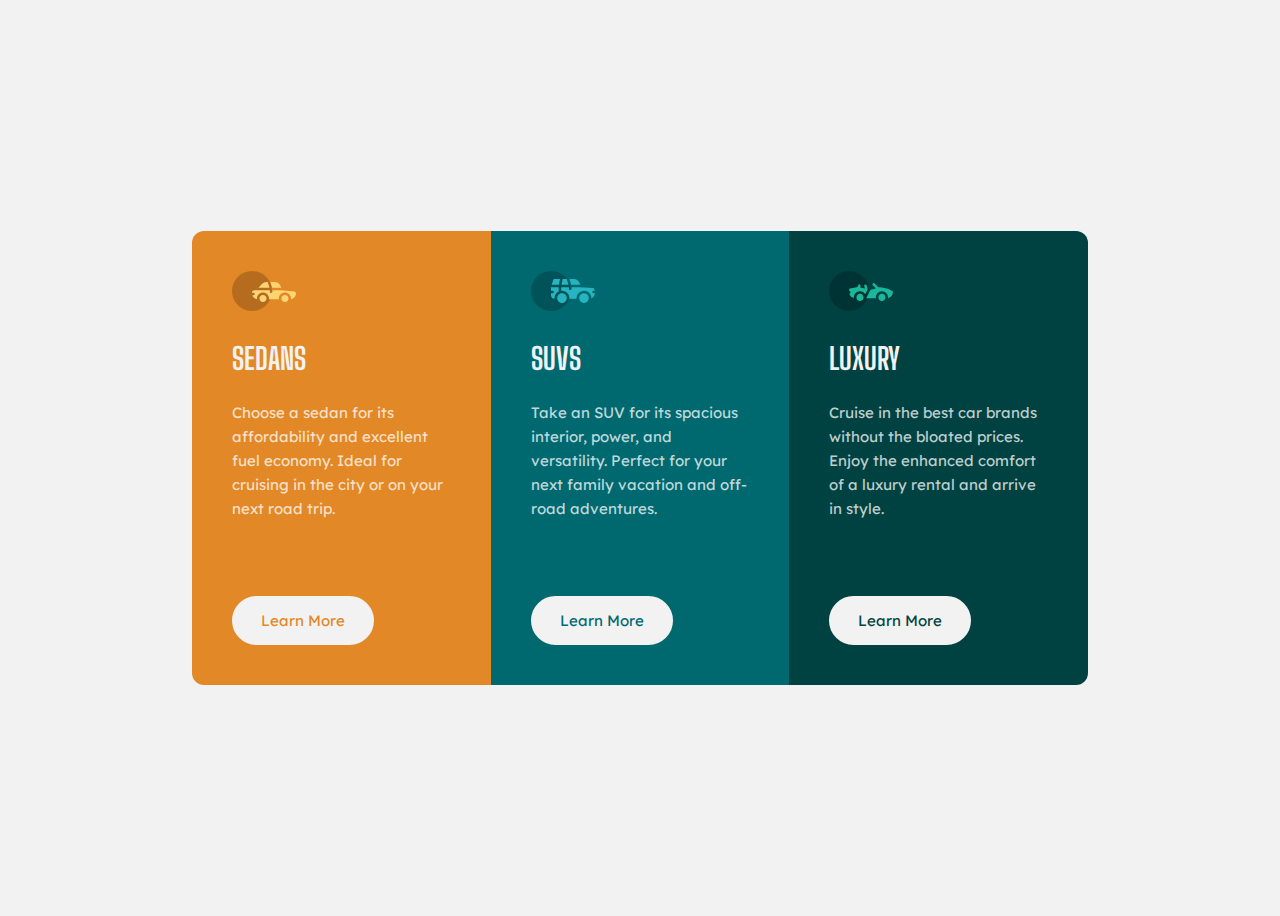
<file: 3-column-preview-card-component-main/index.html>
<!DOCTYPE html>
<html lang="en">
	<head>
		<meta charset="UTF-8" />
		<meta name="viewport" content="width=device-width, initial-scale=1.0" />
		<!-- displays site properly based on user's device -->

		<link rel="icon" type="image/png" sizes="32x32" href="./images/favicon-32x32.png" />
		<link rel="stylesheet" href="style.css" />

		<title>Frontend Mentor | 3-column preview card component</title>
	</head>
	<body>
		<main>
			<div class="container">
				<div class="wrapper">
					<div class="box box1">
						<img src="images/icon-sedans.svg" alt="" />
						<h2>Sedans</h2>
						<p>Choose a sedan for its affordability and excellent fuel economy. Ideal for cruising in the city or on your next road trip.</p>
						<a href="#">Learn More</a>
					</div>
					<div class="box box2">
						<img src="images/icon-suvs.svg" alt="" />
						<h2>SUVs</h2>
						<p>Take an SUV for its spacious interior, power, and versatility. Perfect for your next family vacation and off-road adventures.</p>
						<a href="#">Learn More</a>
					</div>
					<div class="box box3">
						<img src="images/icon-luxury.svg" alt="" />
						<h2>Luxury</h2>
						<p>Cruise in the best car brands without the bloated prices. Enjoy the enhanced comfort of a luxury rental and arrive in style.</p>
						<a href="#">Learn More</a>
					</div>
				</div>
			</div>
		</main>
	</body>
</html>
</file>
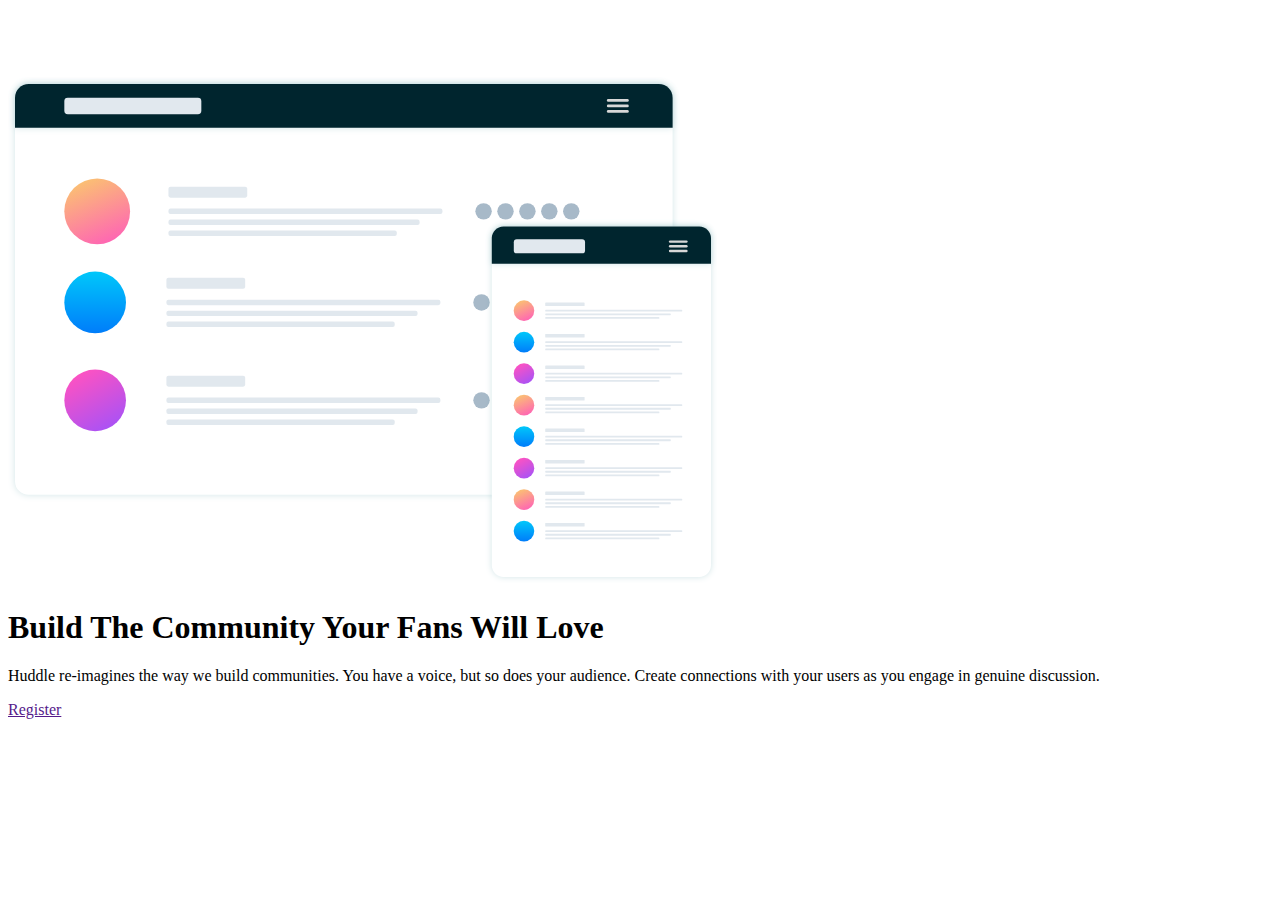
<file: huddle-landing-page-with-single-introductory-section-master/index.html>
<!DOCTYPE html>
<html lang="en">
	<head>
		<meta charset="UTF-8" />
		<meta name="viewport" content="width=device-width, initial-scale=1.0" />
		<link rel="stylesheet" href="style.css" />
		<link rel="icon" type="image/png" sizes="32x32" href="./images/favicon-32x32.png" />
		<title>Frontend Mentor | Huddle landing page with single introductory section</title>
	</head>
	<body>
		<main>
			<div class="container">
				<div class="wrapper">
					<div class="header">
						<img src="images/logo.svg" alt="" />
					</div>
					<div class="main">
						<div class="hero-img">
							<img src="images/illustration-mockups.svg" alt="" />
						</div>
						<div class="hero-text">
							<h1>Build The Community Your Fans Will Love</h1>
							<p>Huddle re-imagines the way we build communities. You have a voice, but so does your audience. Create connections with your users as you engage in genuine discussion.</p>
							<a href="">Register</a>
						</div>
					</div>
				</div>
			</div>
		</main>
	</body>
</html>
</file>
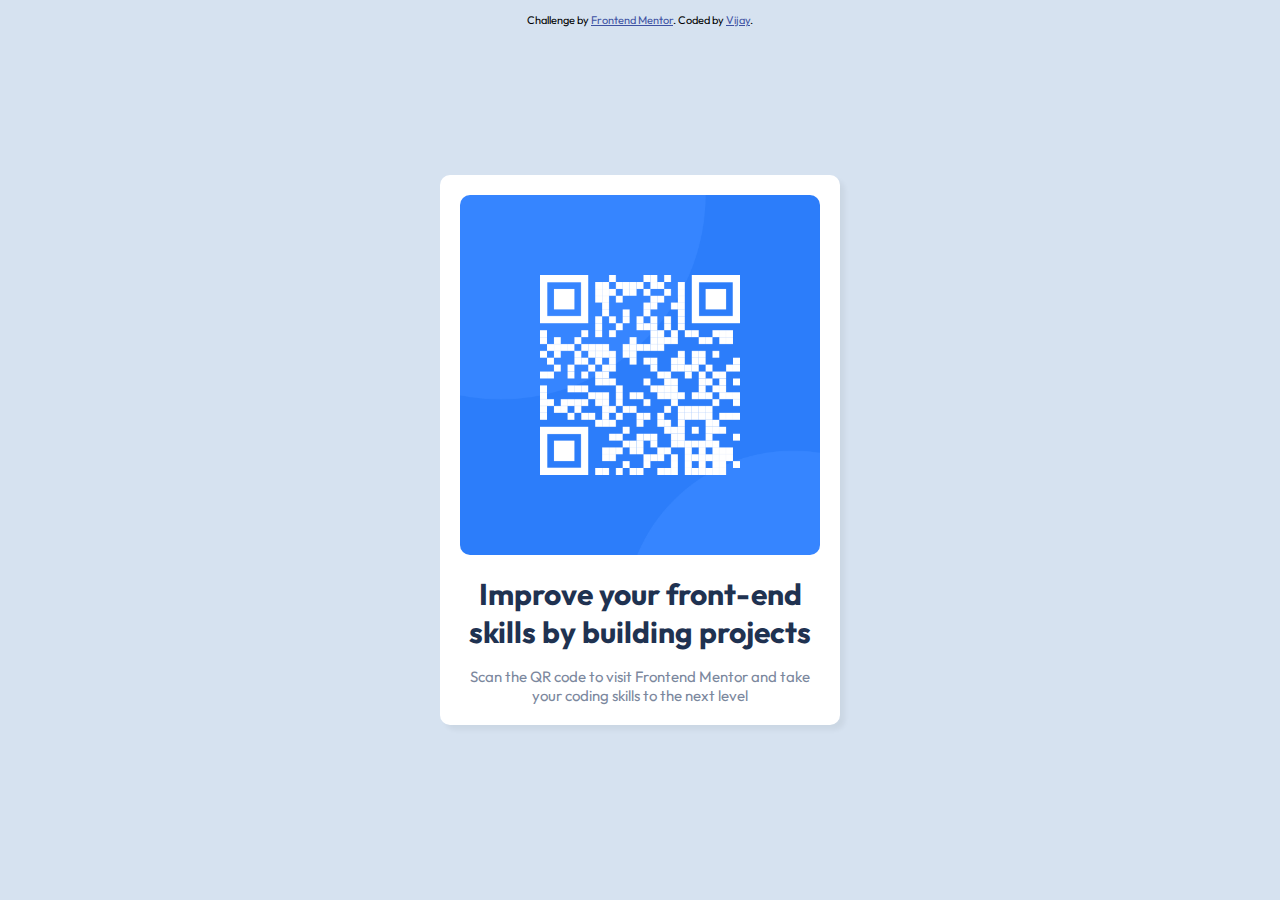
<file: qr-code-component-main/index.html>
<!DOCTYPE html>
<html lang="en">
	<head>
		<meta charset="UTF-8" />
		<meta name="viewport" content="width=device-width, initial-scale=1.0" />
		<!-- displays site properly based on user's device -->

		<link rel="icon" type="image/png" sizes="32x32" href="./images/favicon-32x32.png" />
		<link rel="stylesheet" href="css/style.css" />

		<title>Frontend Mentor | QR code component</title>
	</head>
	<body>
		<div class="container">
			<img src="images/image-qr-code.png" alt="" sizes="" srcset="" />
			<h1>Improve your front-end skills by building projects</h1>
			<p>Scan the QR code to visit Frontend Mentor and take your coding skills to the next level</p>
		</div>

		<div class="attribution">Challenge by <a href="https://www.frontendmentor.io?ref=challenge" target="_blank">Frontend Mentor</a>. Coded by <a href="#">Vijay</a>.</div>
	</body>
</html>
</file>
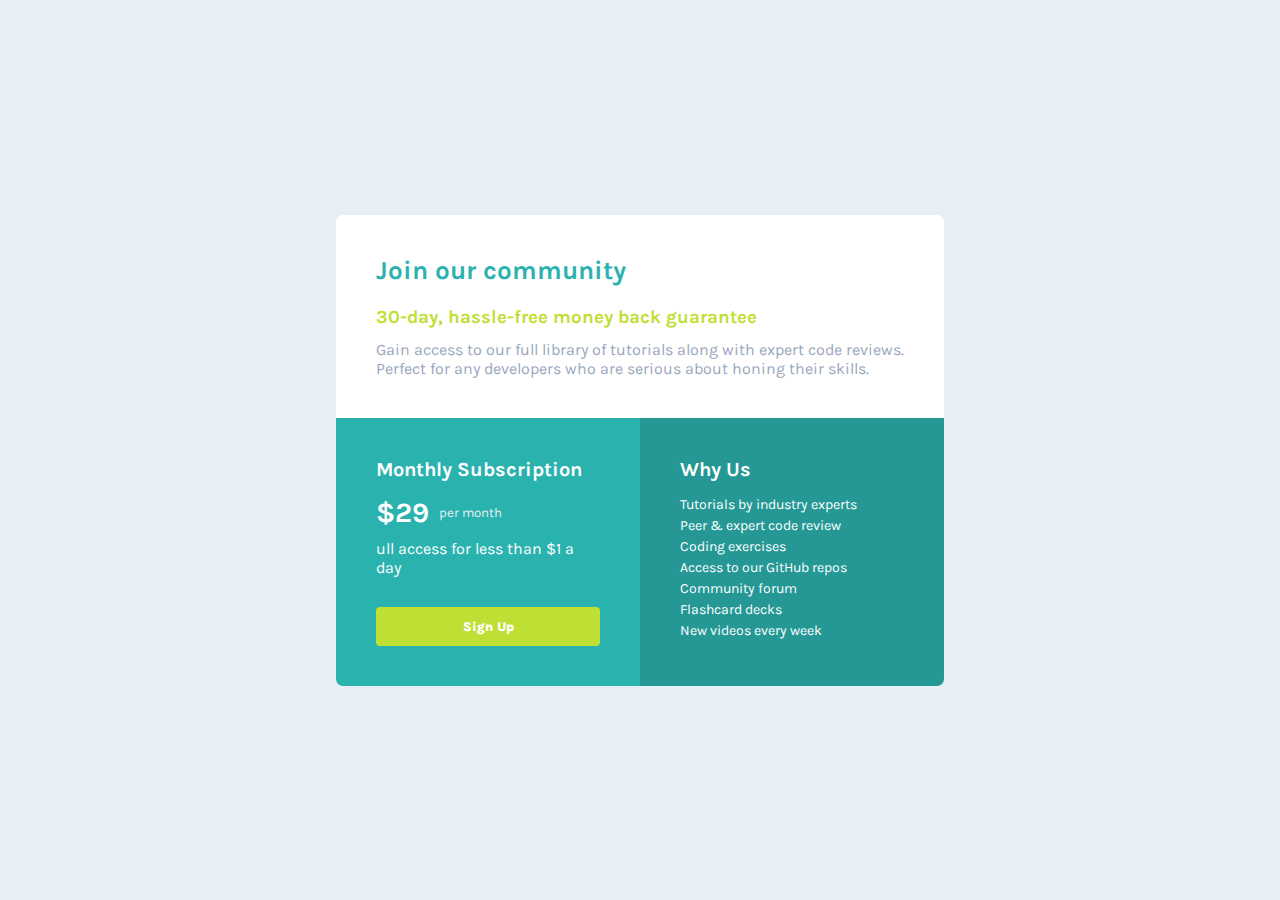
<file: single-price-grid-component-master/index.html>
<!DOCTYPE html>
<html lang="en">
	<head>
		<meta charset="UTF-8" />
		<meta name="viewport" content="width=device-width, initial-scale=1.0" />
		<link rel="stylesheet" href="style.css" />
		<link rel="icon" type="image/png" sizes="32x32" href="./images/favicon-32x32.png" />
		<title>Frontend Mentor | Single Price Grid Component</title>
	</head>
	<body>
		<div class="container">
			<div class="wrapper">
				<div class="box join">
					<h1>Join our community</h1>
					<h3>30-day, hassle-free money back guarantee</h3>
					<p>Gain access to our full library of tutorials along with expert code reviews.</p>
					<p>Perfect for any developers who are serious about honing their skills.</p>
				</div>
				<div class="box sub">
					<h2>Monthly Subscription</h2>
					<h5><span class="price">&dollar;29 </span><span>per month</span></h5>
					<p>ull access for less than &dollar;1 a day</p>
					<a href="" class="sign up">Sign Up</a>
				</div>
				<div class="box why">
					<h2>Why Us</h2>
					<ul>
						<li>Tutorials by industry experts</li>
						<li>Peer &amp; expert code review</li>
						<li>Coding exercises</li>
						<li>Access to our GitHub repos</li>
						<li>Community forum</li>
						<li>Flashcard decks</li>
						<li>New videos every week</li>
					</ul>
				</div>
			</div>
		</div>
	</body>
</html>
</file>
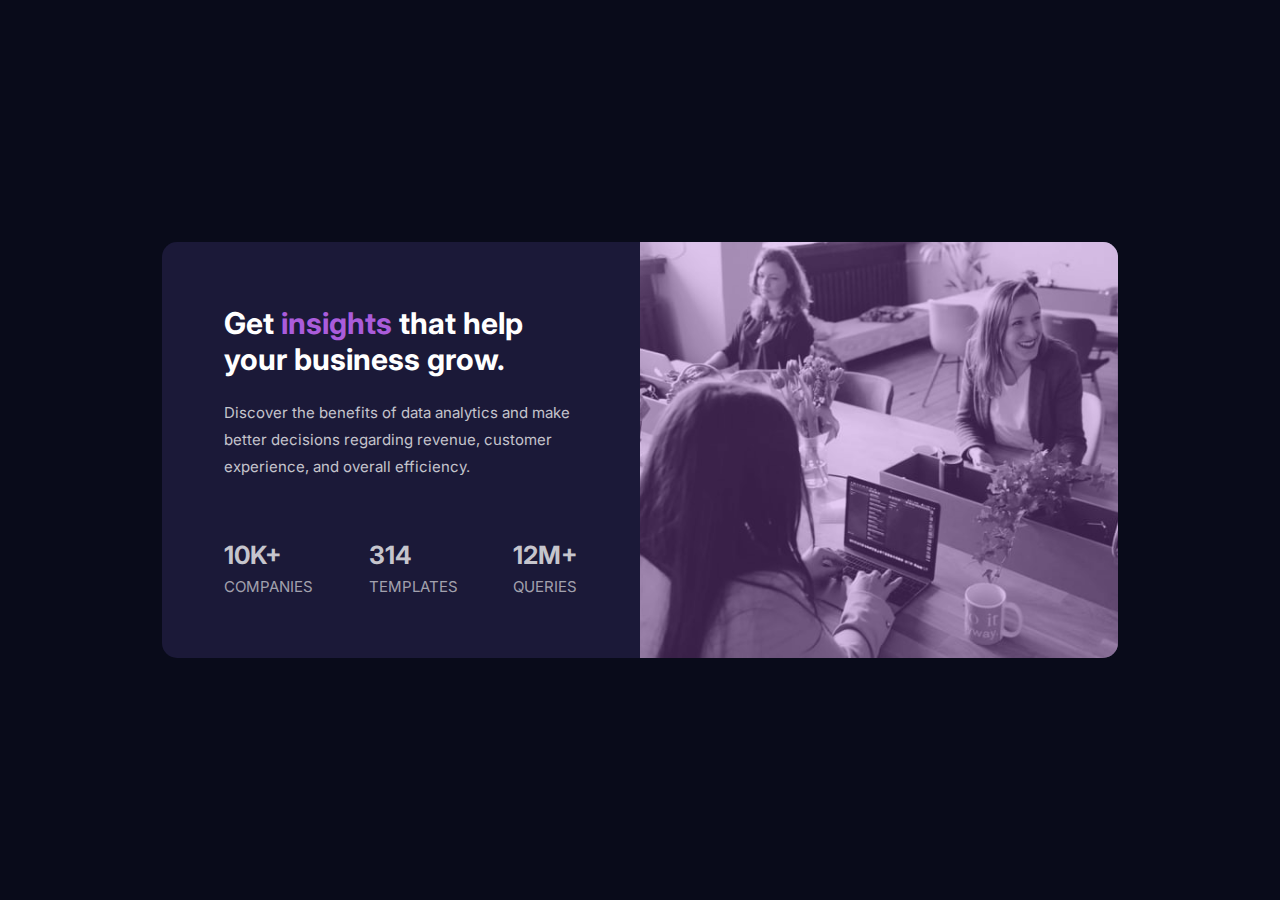
<file: stats-preview-card-component-main/index.html>
<!DOCTYPE html>
<html lang="en">
	<head>
		<meta charset="UTF-8" />
		<meta name="viewport" content="width=device-width, initial-scale=1.0" />
		<link rel="stylesheet" href="style.css" />
		<link rel="icon" type="image/png" sizes="32x32" href="./images/favicon-32x32.png" />
		<title>Frontend Mentor | Stats preview card component</title>
	</head>
	<body>
		<div class="container">
			<div class="wrapper">
				<div class="text-component">
					<h1 class="title">Get <span>insights</span> that help your business grow.</h1>
					<p class="sub-title">Discover the benefits of data analytics and make better decisions regarding revenue, customer experience, and overall efficiency.</p>
					<div class="stat-box">
						<div>
							<p class="num">10k+</p>
							<p>companies</p>
						</div>
						<div>
							<p class="num">314</p>
							<p>templates</p>
						</div>
						<div>
							<p class="num">12m+</p>
							<p>queries</p>
						</div>
					</div>
				</div>
				<div class="img-component">
					<img src="images/image-header-desktop.jpg" alt="" />
				</div>
			</div>
		</div>
	</body>
</html>
</file>
<file: 3-column-preview-card-component-main/style.css>
@import url("https://fonts.googleapis.com/css2?family=Big+Shoulders+Display:wght@700&family=Lexend+Deca&display=swap");

:root {
	--bright-orange: hsl(31, 77%, 52%);
	--dark-cyan: hsl(184, 100%, 22%);
	--very-dark-cyan: hsl(179, 100%, 13%);
}

body {
	font-size: 15px;
	font-family: "Lexend Deca", sans-serif;
	background-color: hsl(0, 0%, 95%);
	min-height: 100vh;
	display: flex;
	align-items: center;
	justify-content: center;
	font-weight: 400;
}

.container {
	max-width: 960px;
	margin: 0 auto;
}

.wrapper {
	display: grid;
	grid-template-columns: 1fr 1fr 1fr;
	border-radius: 12px;
	margin: 2rem;
	overflow: hidden;
}

.box1 {
	background-color: var(--bright-orange);
}

.box2 {
	background-color: var(--dark-cyan);
}
.box3 {
	background-color: var(--very-dark-cyan);
}

.box {
	padding: 40px;
}

.box h2 {
	font-family: "Big Shoulders Display", cursive;
	text-transform: uppercase;
	color: hsl(0, 0%, 95%);
	font-size: 30px;
}

.box p {
	color: hsla(0, 0%, 100%, 0.75);
	line-height: 1.6;
}

.box a {
	text-decoration: none;
	background-color: hsl(0, 0%, 95%);
	padding: 13px 27px;
	border-radius: 26px;
	display: inline-block;
	margin-top: 60px;
	border: 2px solid hsl(0, 0%, 95%);
	transition: all 0.4s ease-in-out;
}

.box1 a {
	color: var(--bright-orange);
}

.box2 a {
	color: var(--dark-cyan);
}

.box3 a {
	color: var(--very-dark-cyan);
}

.box a:hover {
	color: hsl(0, 0%, 95%);
	background-color: transparent;
}

@media only screen and (max-width: 768px) {
	.wrapper {
		grid-template-columns: 1fr;
	}
}

@media only screen and (max-width: 425px) {
	.wrapper {
		margin: 1rem;
	}
}
</file>
<file: huddle-landing-page-with-single-introductory-section-master/style.css>
@import url("https://fonts.googleapis.com/css2?family=Open+Sans&family=Poppins:wght@400;700&display=swap");
</file>
<file: qr-code-component-main/css/style.css>
@import url("https://fonts.googleapis.com/css2?family=Outfit:wght@400;700&display=swap");

:root {
	--white: hsl(0, 0%, 100%);
	--light-gray: hsl(212, 45%, 89%);
	--grayish-blue: hsl(220, 15%, 55%);
	--dark-blue: hsl(218, 44%, 22%);
}

* {
	margin: 0;
	padding: 0;
	box-sizing: border-box;
}

img {
	max-width: 100%;
}

body {
	font-family: "Outfit", sans-serif;
	font-size: 15px;
	background-color: var(--light-gray);
	display: flex;
	justify-content: center;
	align-items: center;
	height: calc(100vh-1px);
	flex-direction: column;
	margin: 1.25rem;
}

.container {
	background-color: var(--white);
	padding: 1.25rem;
	border-radius: 0.625rem;
	box-shadow: 5px 5px 5px rgba(0, 0, 0, 0.05);
	margin-bottom: 2rem;
	position: absolute;
	top: 50%;
	left: 50%;
	transform: translate(-50%, -50%);
}

.container img {
	border-radius: 0.625rem;
	margin-bottom: 1rem;
}

.container h1 {
	color: var(--dark-blue);
	text-align: center;
	margin-bottom: 1rem;
}

.container p {
	color: var(--grayish-blue);
	text-align: center;
}

.attribution {
	font-size: 11px;
	text-align: center;
	position: absolute;
}
.attribution a {
	color: hsl(228, 45%, 44%);
}

@media (min-width: 500px) {
	.container {
		width: 400px;
	}
}
</file>
<file: single-price-grid-component-master/style.css>
@import url("https://fonts.googleapis.com/css2?family=Karla:wght@400;700&display=swap");

* {
	margin: 0;
	padding: 0;
	box-sizing: border-box;
}

body {
	font-family: "Karla", sans-serif;
	font-size: 16px;
	min-height: 100vh;
	display: flex;
	align-items: center;
	background-color: hsl(204, 43%, 93%);
}

.container {
	max-width: 960px;
	margin: 0 auto;
}

.wrapper {
	display: grid;
	border-radius: 7px;
	background-color: #fff;
	grid-template-columns: 50% 50%;
	grid-template-areas: "a a" "b c";
	overflow: hidden;
	margin: 2rem 1rem;
}

.join {
	grid-area: a;
}

.sub {
	grid-area: b;
	background-color: hsl(179, 62%, 43%);
}

.why {
	grid-area: c;
	background-color: hsl(179, 61%, 37%);
}

.box {
	padding: 40px;
}

h1 {
	color: hsl(179, 62%, 43%);
	font-size: 26px;
	padding-bottom: 20px;
}

h3 {
	color: hsl(71, 73%, 54%);
	padding-bottom: 12px;
}

.join p {
	color: hsl(218, 22%, 67%);
}

h2 {
	color: #fff;
	font-size: 20px;
	padding-bottom: 15px;
}

h5 {
	display: flex;
	align-items: center;
	padding-bottom: 10px;
}

h5 span.price {
	font-size: 28px;
	color: #fff;
	font-weight: 700;
	padding-right: 10px;
}

h5 span {
	color: hsl(204, 43%, 93%);
	font-weight: 400;
}

.sub p {
	color: #fff;
}

.sub a {
	display: block;
	text-align: center;
	background-color: hsl(71, 73%, 54%);
	text-decoration: none;
	color: #fff;
	font-weight: 800;
	font-size: 13px;
	padding: 12px 0;
	border-radius: 4px;
	margin-top: 30px;
}

.why ul {
	list-style: none;
}

.why li {
	color: #fff;
	padding-bottom: 4px;
	font-size: 14px;
}

@media only screen and (max-width: 425px) {
	.wrapper {
		grid-template-columns: 100%;
		grid-template-areas: "a" " b" " c";
	}

	.box {
		padding: 30px;
	}
}
</file>
<file: stats-preview-card-component-main/style.css>
@import url("https://fonts.googleapis.com/css2?family=Inter:wght@400;700&display=swap");

* {
	margin: 0;
	padding: 0;
	box-sizing: border-box;
}

body {
	font-family: "Inter", sans-serif;
	min-height: 100vh;
	background-color: hsl(233, 47%, 7%);
	display: flex;
	align-items: center;
	font-size: 15px;
}

.container {
	max-width: 1020px;
	margin: 0 auto;
}

.wrapper {
	background-color: hsl(244, 38%, 16%);
	display: grid;
	grid-template-columns: 1fr 1fr;
	border-radius: 15px;
	overflow: hidden;
	margin: 2rem;
}

.img-component img {
	width: 100%;
	height: 100%;
	object-fit: cover;
	-webkit-user-select: none;
	-khtml-user-select: none;
	-moz-user-select: none;
	-o-user-select: none;
	user-select: none;
}

.img-component {
	position: relative;
}

.img-component::after {
	position: absolute;
	content: "";
	height: 100%;
	width: 100%;
	left: 0;
	top: 0;
	background-color: hsla(277, 64%, 61%, 0.322);
}

.text-component {
	padding: 13%;
}

.title {
	color: hsl(0, 0%, 100%);
	font-weight: 700;
	padding-bottom: 22px;
}

.title span {
	color: hsl(277, 64%, 61%);
}

.sub-title {
	color: hsla(0, 0%, 100%, 0.75);
	line-height: 1.8;
}

.stat-box {
	display: flex;
	justify-content: space-between;
	text-transform: uppercase;
	padding-top: 60px;
}

.stat-box p.num {
	color: hsla(0, 0%, 100%, 0.75);
	font-size: 25px;
	font-weight: 700;
	margin-bottom: 7px;
}

.stat-box p {
	color: hsla(0, 0%, 100%, 0.6);
}

@media only screen and (max-width: 768px) and (min-width: 426px) {
	body {
		font-size: 12px;
	}

	.text-component {
		padding: 12%;
	}

	.title {
		font-size: 22px;
	}

	.stat-box {
		padding-top: 30px;
	}

	.stat-box p.num {
		font-size: 17px;
	}
}

@media only screen and (max-width: 425px) {
	body {
		text-align: center;
	}

	.wrapper {
		grid-template-columns: 1fr;
	}

	.title {
		font-size: 20px;
		line-height: 1.4;
	}

	.img-component {
		order: -1;
	}

	.text-component {
		padding: 12% 8%;
	}

	.stat-box {
		flex-direction: column;
		padding-top: 30px;
	}

	.stat-box div {
		margin-top: 20px;
	}
}
</file>
